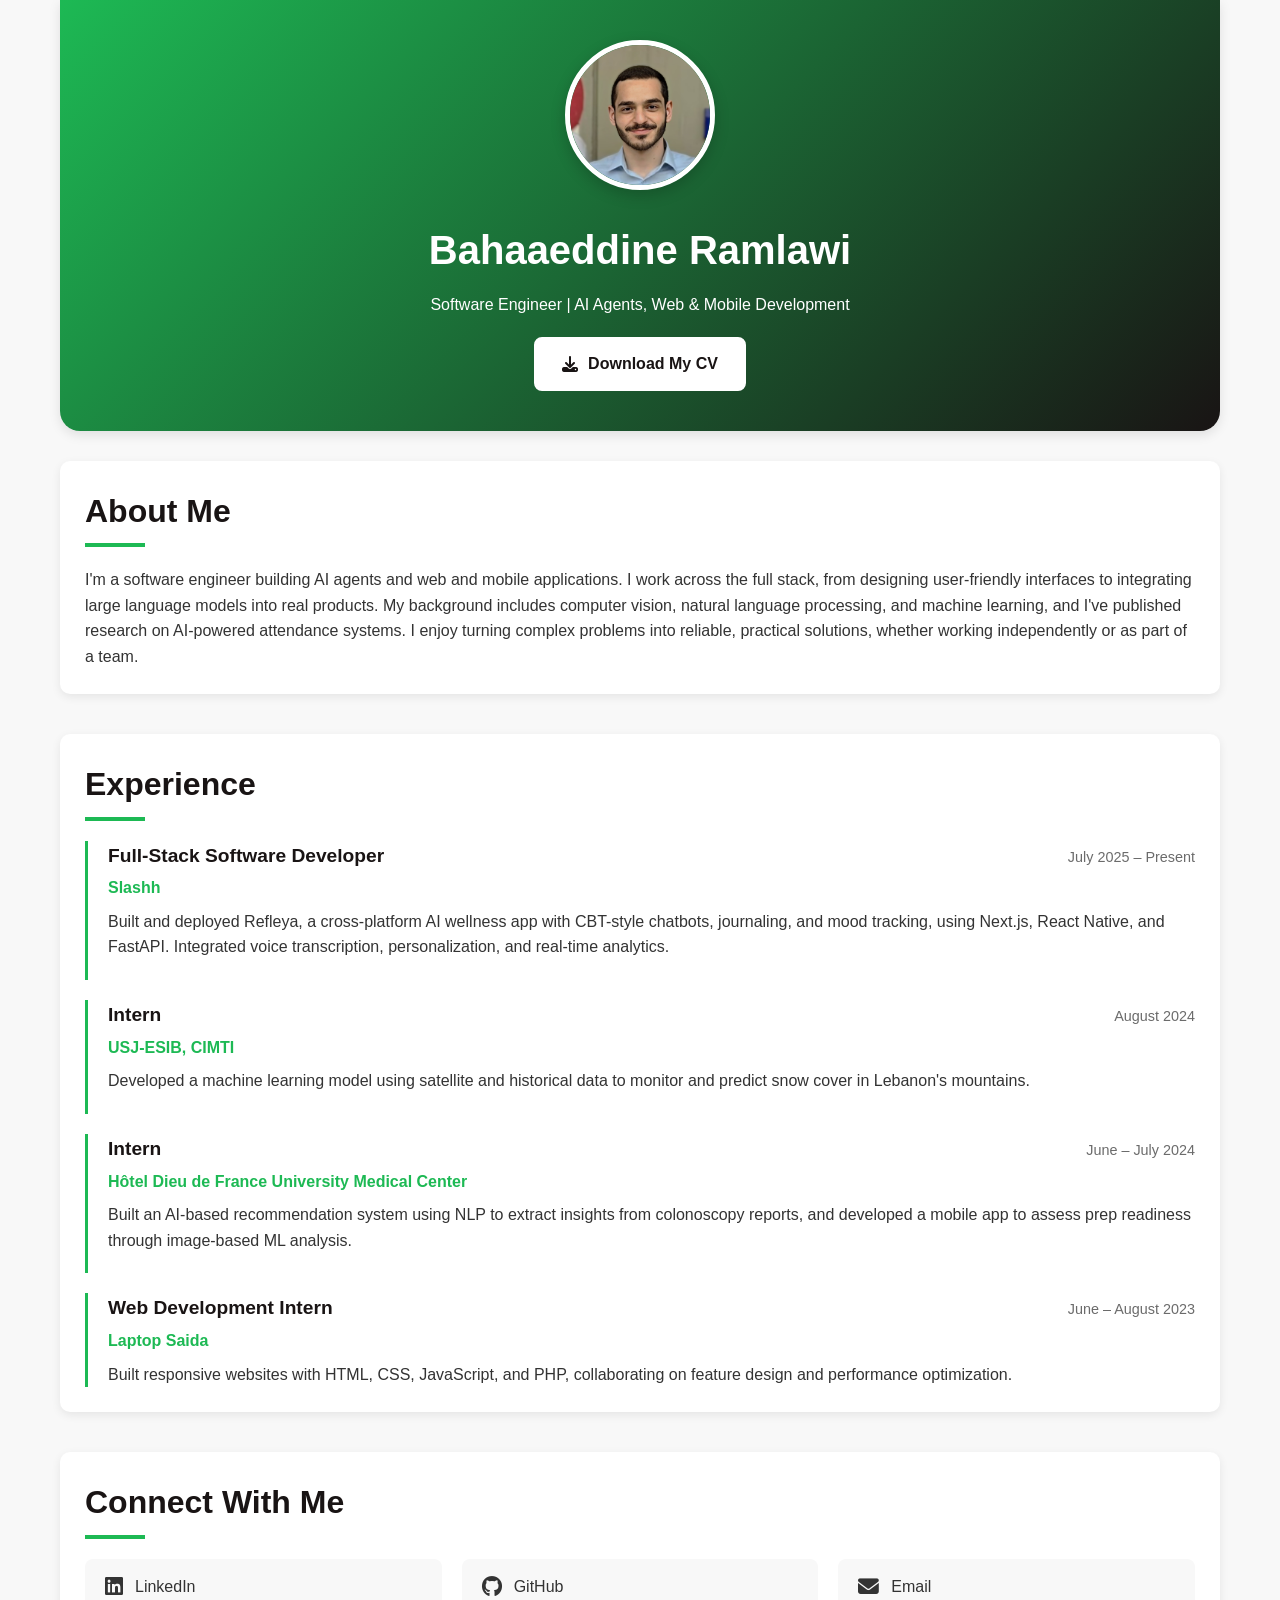
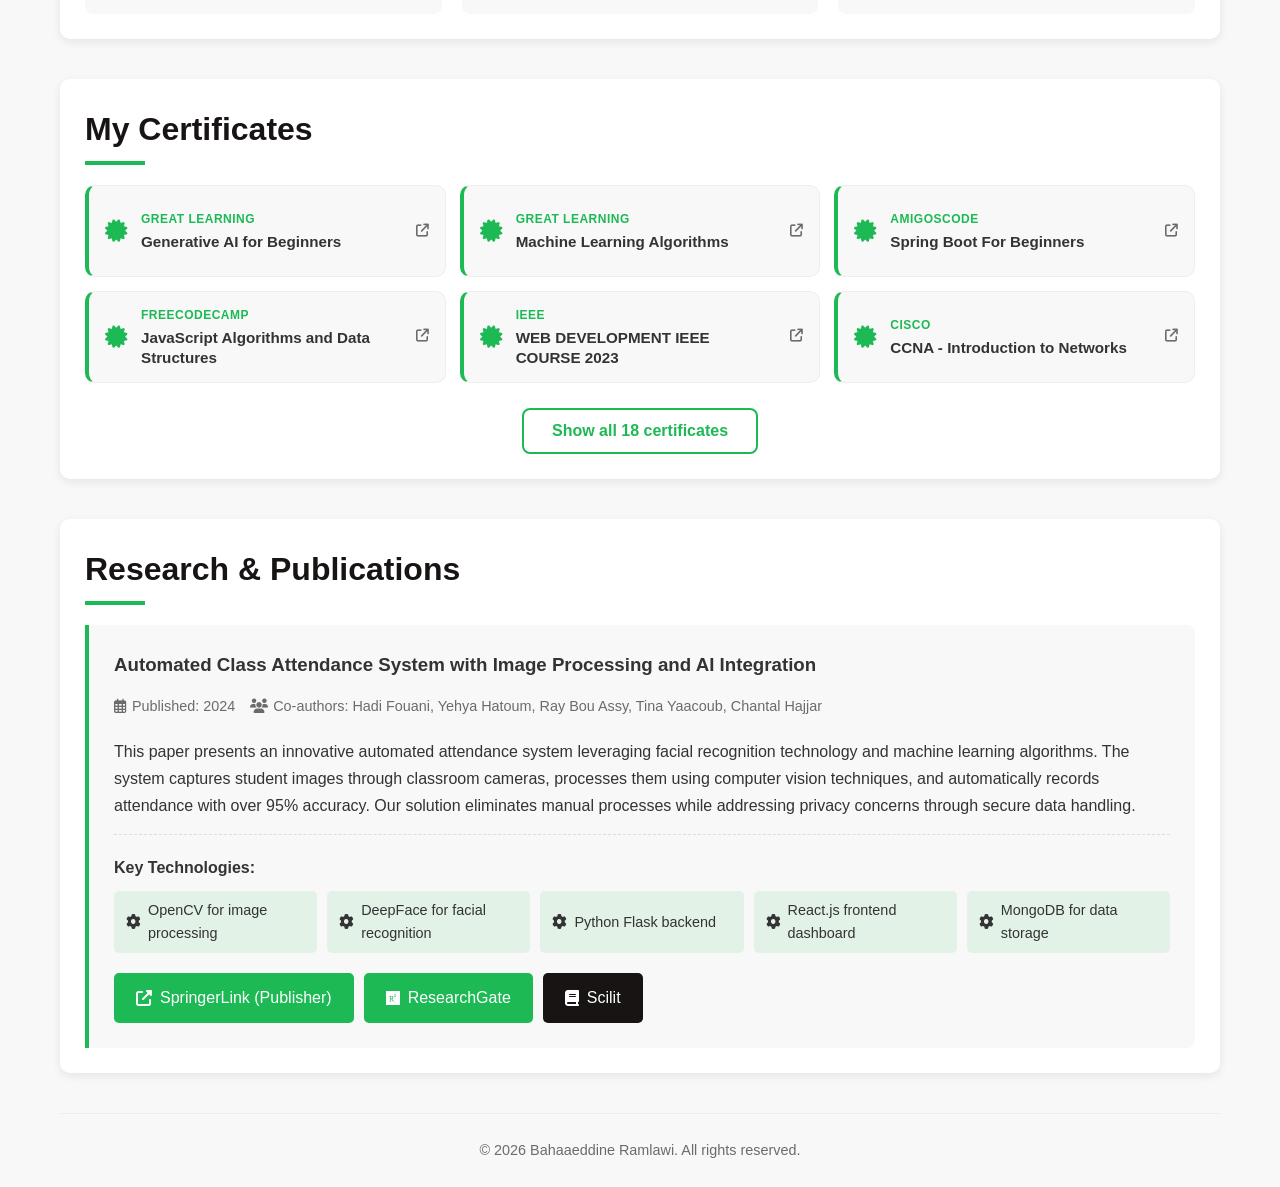
<file: index.html>
<!DOCTYPE html>
<html lang="en">
  <head>
    <meta charset="UTF-8" />
    <meta name="viewport" content="width=device-width, initial-scale=1.0" />
    <title>Bahaaeddine Ramlawi | Software Engineer – AI Agents, Web &amp; Mobile</title>
    <meta
      name="description"
      content="Official portfolio of Bahaaeddine Ramlawi – a software engineer building AI agents and web and mobile applications."
    />
    <meta name="robots" content="index, follow" />
    <meta name="author" content="Bahaaeddine Ramlawi" />

    <meta
      property="og:title"
      content="Bahaaeddine Ramlawi | Software Engineer – AI Agents, Web &amp; Mobile"
    />
    <meta
      property="og:description"
      content="Explore Bahaaeddine Ramlawi's professional work, skills, certifications, and AI research publications."
    />
    <meta
      property="og:image"
      content="https://bahaaeddineramlawiportfolio.vercel.app/assets/profile.jpg"
    />
    <meta
      property="og:url"
      content="https://bahaaeddineramlawiportfolio.vercel.app/"
    />
    <meta property="og:type" content="website" />
    <link rel="stylesheet" href="styles.css?v=7" />
    <link
      rel="stylesheet"
      href="https://cdnjs.cloudflare.com/ajax/libs/font-awesome/6.4.0/css/all.min.css"
    />
    <link rel="icon" href="assets/favicon.ico" type="image/x-icon" />
  </head>
  <body>
    <div class="container">
      <header>
        <div class="profile">
          <img
            src="assets/profile.jpg"
            alt="Bahaaeddine Ramlawi Profile Picture"
            class="profile-img"
          />
          <h1>Bahaaeddine Ramlawi</h1>
          <p>Software Engineer | AI Agents, Web &amp; Mobile Development</p>
          <a
            href="assets/Bahaaeddine Ramlawi CV.pdf"
            download="BahaaeddineRamlawi_CV.pdf"
            class="cv-button"
          >
            <i class="fas fa-download"></i> Download My CV
          </a>
        </div>
      </header>

      <main>
        <section class="about">
          <h2>About Me</h2>
          <p>
            I'm a software engineer building AI agents and web and mobile
            applications. I work across the full stack, from designing
            user-friendly interfaces to integrating large language models into
            real products. My background includes computer vision, natural
            language processing, and machine learning, and I've published
            research on AI-powered attendance systems. I enjoy turning complex
            problems into reliable, practical solutions, whether working
            independently or as part of a team.
          </p>
        </section>

        <section class="experience">
          <h2>Experience</h2>
          <div class="experience-item">
            <div class="experience-header">
              <h3>Full-Stack Software Developer</h3>
              <span class="experience-date">July 2025 – Present</span>
            </div>
            <p class="experience-company">Slashh</p>
            <p>
              Built and deployed Refleya, a cross-platform AI wellness app with
              CBT-style chatbots, journaling, and mood tracking, using Next.js,
              React Native, and FastAPI. Integrated voice transcription,
              personalization, and real-time analytics.
            </p>
          </div>
          <div class="experience-item">
            <div class="experience-header">
              <h3>Intern</h3>
              <span class="experience-date">August 2024</span>
            </div>
            <p class="experience-company">USJ-ESIB, CIMTI</p>
            <p>
              Developed a machine learning model using satellite and historical
              data to monitor and predict snow cover in Lebanon's mountains.
            </p>
          </div>
          <div class="experience-item">
            <div class="experience-header">
              <h3>Intern</h3>
              <span class="experience-date">June – July 2024</span>
            </div>
            <p class="experience-company">
              Hôtel Dieu de France University Medical Center
            </p>
            <p>
              Built an AI-based recommendation system using NLP to extract
              insights from colonoscopy reports, and developed a mobile app to
              assess prep readiness through image-based ML analysis.
            </p>
          </div>
          <div class="experience-item">
            <div class="experience-header">
              <h3>Web Development Intern</h3>
              <span class="experience-date">June – August 2023</span>
            </div>
            <p class="experience-company">Laptop Saida</p>
            <p>
              Built responsive websites with HTML, CSS, JavaScript, and PHP,
              collaborating on feature design and performance optimization.
            </p>
          </div>
        </section>

        <section class="social-links">
          <h2>Connect With Me</h2>
          <div class="links-grid">
            <a
              href="https://www.linkedin.com/in/bahaaeddine-ramlawi-b12a22265/"
              target="_blank"
              rel="noopener noreferrer"
              class="social-link"
            >
              <i class="fab fa-linkedin"></i> LinkedIn
            </a>
            <a
              href="https://github.com/BahaaeddineRamlawi"
              target="_blank"
              rel="noopener noreferrer"
              class="social-link"
            >
              <i class="fab fa-github"></i> GitHub
            </a>
            <a href="mailto:bahaaeddineramlawi@gmail.com" class="social-link">
              <i class="fas fa-envelope"></i> Email
            </a>
          </div>
        </section>

        <section class="contact-number" id="contact-number" hidden>
          <h2>Direct Contact</h2>
          <div class="phone-card">
            <div class="phone-icon">
              <i class="fas fa-phone-alt"></i>
            </div>
            <div class="phone-content">
              <p class="phone-label">Available for opportunities</p>
              <a href="tel:+96178817895" class="phone-number">
                +961 78 817 895
              </a>
              <button class="copy-btn" onclick="copyPhoneNumber()">
                <i class="far fa-copy"></i> Copy Number
              </button>
            </div>
          </div>
        </section>

        <section class="certificates">
          <h2>My Certificates</h2>
          <div id="certificatesGrid" class="cert-grid"></div>
          <button id="toggleCertificatesBtn" class="btn-outline"></button>
        </section>

        <section class="research">
          <h2>Research & Publications</h2>
          <div class="research-card">
            <h3>
              Automated Class Attendance System with Image Processing and AI
              Integration
            </h3>
            <div class="research-meta">
              <span class="research-date"
                ><i class="far fa-calendar-alt"></i> Published: 2024</span
              >
              <span class="research-coauthors"
                ><i class="fas fa-users"></i> Co-authors: Hadi Fouani, Yehya
                Hatoum, Ray Bou Assy, Tina Yaacoub, Chantal Hajjar</span
              >
            </div>
            <p class="research-abstract">
              This paper presents an innovative automated attendance system
              leveraging facial recognition technology and machine learning
              algorithms. The system captures student images through classroom
              cameras, processes them using computer vision techniques, and
              automatically records attendance with over 95% accuracy. Our
              solution eliminates manual processes while addressing privacy
              concerns through secure data handling.
            </p>
            <div class="research-technologies">
              <h4>Key Technologies:</h4>
              <ul class="tech-list">
                <li><i class="fas fa-cog"></i> OpenCV for image processing</li>
                <li>
                  <i class="fas fa-cog"></i> DeepFace for facial recognition
                </li>
                <li><i class="fas fa-cog"></i> Python Flask backend</li>
                <li><i class="fas fa-cog"></i> React.js frontend dashboard</li>
                <li><i class="fas fa-cog"></i> MongoDB for data storage</li>
              </ul>
            </div>
            <div class="research-links">
              <a
                href="https://link.springer.com/chapter/10.1007/978-3-031-84100-2_64"
                target="_blank"
                rel="noopener noreferrer"
                class="read-more"
                title="View on SpringerLink"
              >
                <i class="fas fa-external-link-alt"></i> SpringerLink
                (Publisher)
              </a>
              <a
                href="https://www.researchgate.net/publication/389662298_Automated_Class_Attendance_System_with_Image_Processing_and_AI_Integration"
                target="_blank"
                rel="noopener noreferrer"
                class="read-more"
                title="View on ResearchGate"
              >
                <i class="fab fa-researchgate"></i> ResearchGate
              </a>
              <a
                href="https://www.scilit.com/publications/9433c12d234857c4d5888bf7f9357099"
                target="_blank"
                rel="noopener noreferrer"
                class="read-more secondary-link"
                title="View on Scilit"
              >
                <i class="fas fa-book"></i> Scilit
              </a>
            </div>
          </div>
        </section>
      </main>

      <footer>
        <p>
          © <span id="year"></span> Bahaaeddine Ramlawi. All rights reserved.
        </p>
      </footer>
    </div>

    <script src="script.js?v=4"></script>
  </body>
</html>
</file>
<file: styles.css>
:root {
  --primary-color: #1db954;
  --secondary-color: #191414;
  --light-color: #f8f8f8;
  --dark-color: #191414;
  --accent-color: #1ed760;
  --text-color: #333;
  --text-light: #6b6b6b;
}

* {
  margin: 0;
  padding: 0;
  box-sizing: border-box;
}

body {
  font-family: "Segoe UI", Tahoma, Geneva, Verdana, sans-serif;
  line-height: 1.6;
  color: var(--text-color);
  background-color: var(--light-color);
}

.container {
  max-width: 1200px;
  margin: 0 auto;
  padding: 0 20px;
}

header {
  text-align: center;
  padding: 40px 0;
  background: linear-gradient(
    135deg,
    var(--primary-color),
    var(--secondary-color)
  );
  color: white;
  border-radius: 0 0 20px 20px;
  margin-bottom: 30px;
  box-shadow: 0 4px 12px rgba(0, 0, 0, 0.1);
}

.profile-img {
  width: 150px;
  height: 150px;
  border-radius: 50%;
  object-fit: cover;
  border: 5px solid white;
  margin-bottom: 20px;
  box-shadow: 0 5px 15px rgba(0, 0, 0, 0.2);
  transition: transform 0.3s ease;
}

.profile-img:hover {
  transform: scale(1.05);
}

h1 {
  font-size: 2.5rem;
  margin-bottom: 10px;
  font-weight: 700;
  padding: 0 20px;
}

h2 {
  font-size: 2rem;
  margin-bottom: 20px;
  color: var(--secondary-color);
  position: relative;
  padding-bottom: 10px;
}

h2::after {
  content: "";
  position: absolute;
  bottom: 0;
  left: 0;
  width: 60px;
  height: 4px;
  background-color: var(--primary-color);
}

section {
  margin-bottom: 40px;
  padding: 25px;
  background: white;
  border-radius: 10px;
  box-shadow: 0 3px 10px rgba(0, 0, 0, 0.08);
  transition: transform 0.3s ease, box-shadow 0.3s ease;
}

section:hover {
  transform: translateY(-5px);
  box-shadow: 0 8px 20px rgba(0, 0, 0, 0.12);
}

.links-grid {
  display: grid;
  grid-template-columns: repeat(auto-fit, minmax(250px, 1fr));
  gap: 20px;
}

.social-link {
  display: flex;
  align-items: center;
  padding: 15px 20px;
  background-color: var(--light-color);
  border-radius: 8px;
  text-decoration: none;
  color: var(--text-color);
  transition: all 0.3s ease;
  font-weight: 500;
}

.social-link:hover {
  transform: translateY(-5px);
  box-shadow: 0 5px 15px rgba(0, 0, 0, 0.1);
  background-color: var(--primary-color);
  color: white;
}

.social-link i {
  margin-right: 12px;
  font-size: 1.3rem;
}

.research-card {
  padding: 25px;
  border-left: 4px solid var(--primary-color);
  background-color: var(--light-color);
  border-radius: 0 8px 8px 0;
}

.research-meta {
  display: flex;
  flex-wrap: wrap;
  gap: 15px;
  margin: 15px 0;
  color: var(--text-light);
  font-size: 0.9rem;
}

.research-meta span {
  display: flex;
  align-items: center;
  gap: 5px;
}

.research-abstract {
  margin: 20px 0;
  color: var(--text-color);
  line-height: 1.7;
  padding-bottom: 15px;
  border-bottom: 1px dashed #ddd;
}

.research-technologies {
  margin: 20px 0;
}

.tech-list {
  list-style: none;
  margin-top: 10px;
  display: grid;
  grid-template-columns: repeat(auto-fit, minmax(200px, 1fr));
  gap: 10px;
}

.tech-list li {
  padding: 8px 12px;
  background-color: rgba(29, 185, 84, 0.1);
  border-radius: 5px;
  display: flex;
  align-items: center;
  gap: 8px;
  font-size: 0.9rem;
}

.research-links {
  display: flex;
  gap: 10px;
  margin-top: 20px;
  flex-wrap: wrap;
}

.read-more {
  display: inline-flex;
  align-items: center;
  gap: 8px;
  padding: 10px 20px;
  background-color: var(--primary-color);
  color: white;
  text-decoration: none;
  border-radius: 5px;
  transition: all 0.3s;
  font-weight: 500;
  border: 2px solid transparent;
}

.read-more.secondary-link {
  background-color: var(--secondary-color);
}

.read-more.secondary-link:hover {
  background-color: white;
  color: var(--secondary-color);
  border-color: var(--secondary-color);
}

.read-more:hover {
  background-color: white;
  color: var(--primary-color);
  border-color: var(--primary-color);
  box-shadow: 0 3px 10px rgba(0, 0, 0, 0.1);
}

.cv-button {
  display: inline-flex;
  align-items: center;
  gap: 10px;
  margin-top: 20px;
  padding: 12px 26px;
  background-color: white;
  color: var(--secondary-color);
  text-decoration: none;
  border-radius: 8px;
  font-weight: 600;
  font-size: 1rem;
  transition: all 0.3s ease;
  border: 2px solid white;
}

.cv-button:hover {
  background-color: transparent;
  color: white;
  transform: translateY(-3px);
}

.cert-grid {
  display: grid;
  grid-template-columns: repeat(auto-fill, minmax(280px, 1fr));
  grid-auto-rows: 1fr;
  gap: 14px;
  margin-top: 10px;
}

.cert-card {
  display: flex;
  align-items: center;
  gap: 14px;
  padding: 14px 16px;
  background: var(--light-color);
  border-radius: 10px;
  text-decoration: none;
  color: var(--text-color);
  border: 1px solid #eee;
  border-left: 4px solid var(--primary-color);
  transition: transform 0.3s ease, box-shadow 0.3s ease;
}

.cert-card:hover {
  transform: translateY(-3px);
  box-shadow: 0 6px 16px rgba(0, 0, 0, 0.1);
}

.cert-icon {
  font-size: 1.4rem;
  color: var(--primary-color);
}

.cert-info {
  flex: 1;
  display: flex;
  flex-direction: column;
  gap: 3px;
  min-width: 0;
}

.cert-arrow {
  font-size: 0.8rem;
  color: var(--text-light);
}

.cert-card:hover .cert-arrow {
  color: var(--primary-color);
}

.cert-org {
  font-size: 0.75rem;
  font-weight: 700;
  text-transform: uppercase;
  letter-spacing: 0.5px;
  color: var(--primary-color);
}

.cert-name {
  font-size: 0.95rem;
  font-weight: 600;
  line-height: 1.3;
}

.cert-extra {
  display: none;
}

.cert-grid.expanded .cert-extra {
  display: flex;
}

.btn-outline {
  display: block;
  margin: 25px auto 0;
  padding: 12px 28px;
  background: transparent;
  color: var(--primary-color);
  border: 2px solid var(--primary-color);
  border-radius: 8px;
  font-size: 1rem;
  font-weight: 600;
  font-family: inherit;
  cursor: pointer;
  transition: all 0.3s ease;
}

.btn-outline:hover {
  background: var(--primary-color);
  color: white;
}

footer {
  text-align: center;
  padding: 25px;
  margin-top: 40px;
  color: var(--text-light);
  font-size: 0.9rem;
  border-top: 1px solid #eee;
}

/* Phone Number Section */
.contact-number {
  margin-bottom: 40px;
}

.phone-card {
  display: flex;
  align-items: center;
  padding: 25px;
  background: white;
  border-radius: 10px;
  box-shadow: 0 3px 10px rgba(0, 0, 0, 0.08);
  transition: all 0.3s ease;
  border-left: 4px solid var(--primary-color);
}

.phone-card:hover {
  transform: translateY(-5px);
  box-shadow: 0 8px 20px rgba(0, 0, 0, 0.12);
}

.phone-icon {
  width: 60px;
  height: 60px;
  background-color: rgba(29, 185, 84, 0.1);
  border-radius: 50%;
  display: flex;
  align-items: center;
  justify-content: center;
  margin-right: 20px;
  flex-shrink: 0;
}

.phone-icon i {
  color: var(--primary-color);
  font-size: 1.5rem;
}

.phone-content {
  flex-grow: 1;
}

.phone-label {
  color: var(--text-light);
  font-size: 0.9rem;
  margin-bottom: 5px;
}

.phone-number {
  display: block;
  font-size: 1.5rem;
  font-weight: 600;
  color: var(--secondary-color);
  text-decoration: none;
  margin-bottom: 15px;
  transition: color 0.3s ease;
}

.phone-number:hover {
  color: var(--primary-color);
}

.copy-btn {
  display: inline-flex;
  align-items: center;
  gap: 8px;
  padding: 8px 15px;
  background-color: var(--light-color);
  color: var(--text-color);
  border: none;
  border-radius: 5px;
  font-size: 0.9rem;
  cursor: pointer;
  transition: all 0.3s ease;
}

.copy-btn:hover {
  background-color: var(--primary-color);
  color: white;
}

.copy-btn i {
  font-size: 0.9rem;
}

@media (max-width: 768px) {
  h1 {
    font-size: 2rem;
  }

  h2 {
    font-size: 1.5rem;
  }

  .profile-img {
    width: 120px;
    height: 120px;
  }

  section {
    padding: 20px;
  }
}

@media (max-width: 600px) {
  .tech-list {
    grid-template-columns: 1fr;
  }

  .research-meta {
    flex-direction: column;
    gap: 8px;
  }

  .research-links {
    flex-direction: column;
  }

  .read-more {
    width: 100%;
    text-align: center;
    justify-content: center;
  }

  .phone-card {
    flex-direction: column;
    text-align: center;
    padding: 20px;
  }

  .phone-icon {
    margin-right: 0;
    margin-bottom: 15px;
  }

  .phone-number {
    font-size: 1.3rem;
  }
}

@media (max-width: 480px) {
  header {
    padding: 30px 0;
  }

  section {
    padding: 18px;
  }

  .social-link {
    padding: 12px 15px;
  }
}

/* Experience Section */
.experience-item {
  padding: 0 0 20px 20px;
  margin-bottom: 20px;
  border-left: 3px solid var(--primary-color);
}

.experience-item:last-child {
  margin-bottom: 0;
  padding-bottom: 0;
}

.experience-header {
  display: flex;
  justify-content: space-between;
  align-items: baseline;
  flex-wrap: wrap;
  gap: 5px 15px;
}

.experience-header h3 {
  font-size: 1.2rem;
  color: var(--secondary-color);
}

.experience-date {
  font-size: 0.9rem;
  color: var(--text-light);
}

.experience-company {
  font-weight: 600;
  color: var(--primary-color);
  margin: 4px 0 8px;
}
</file>
